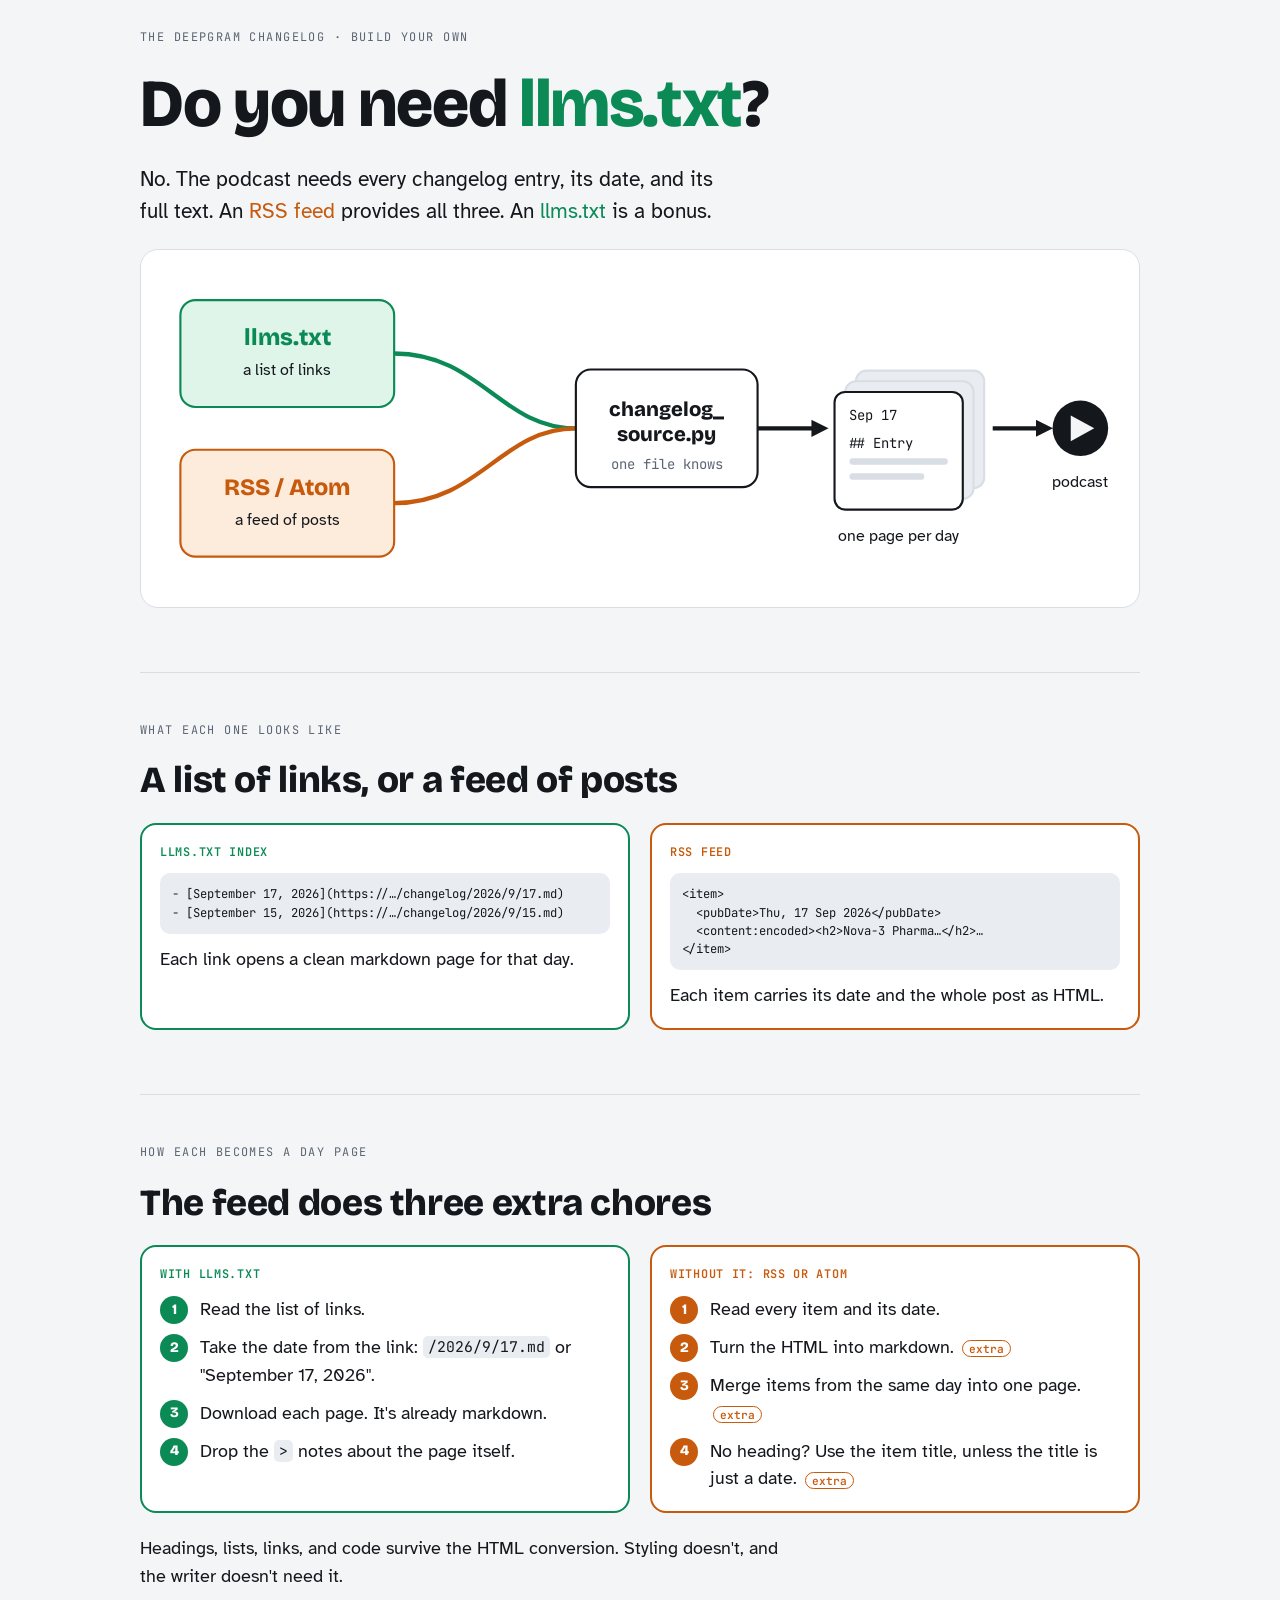
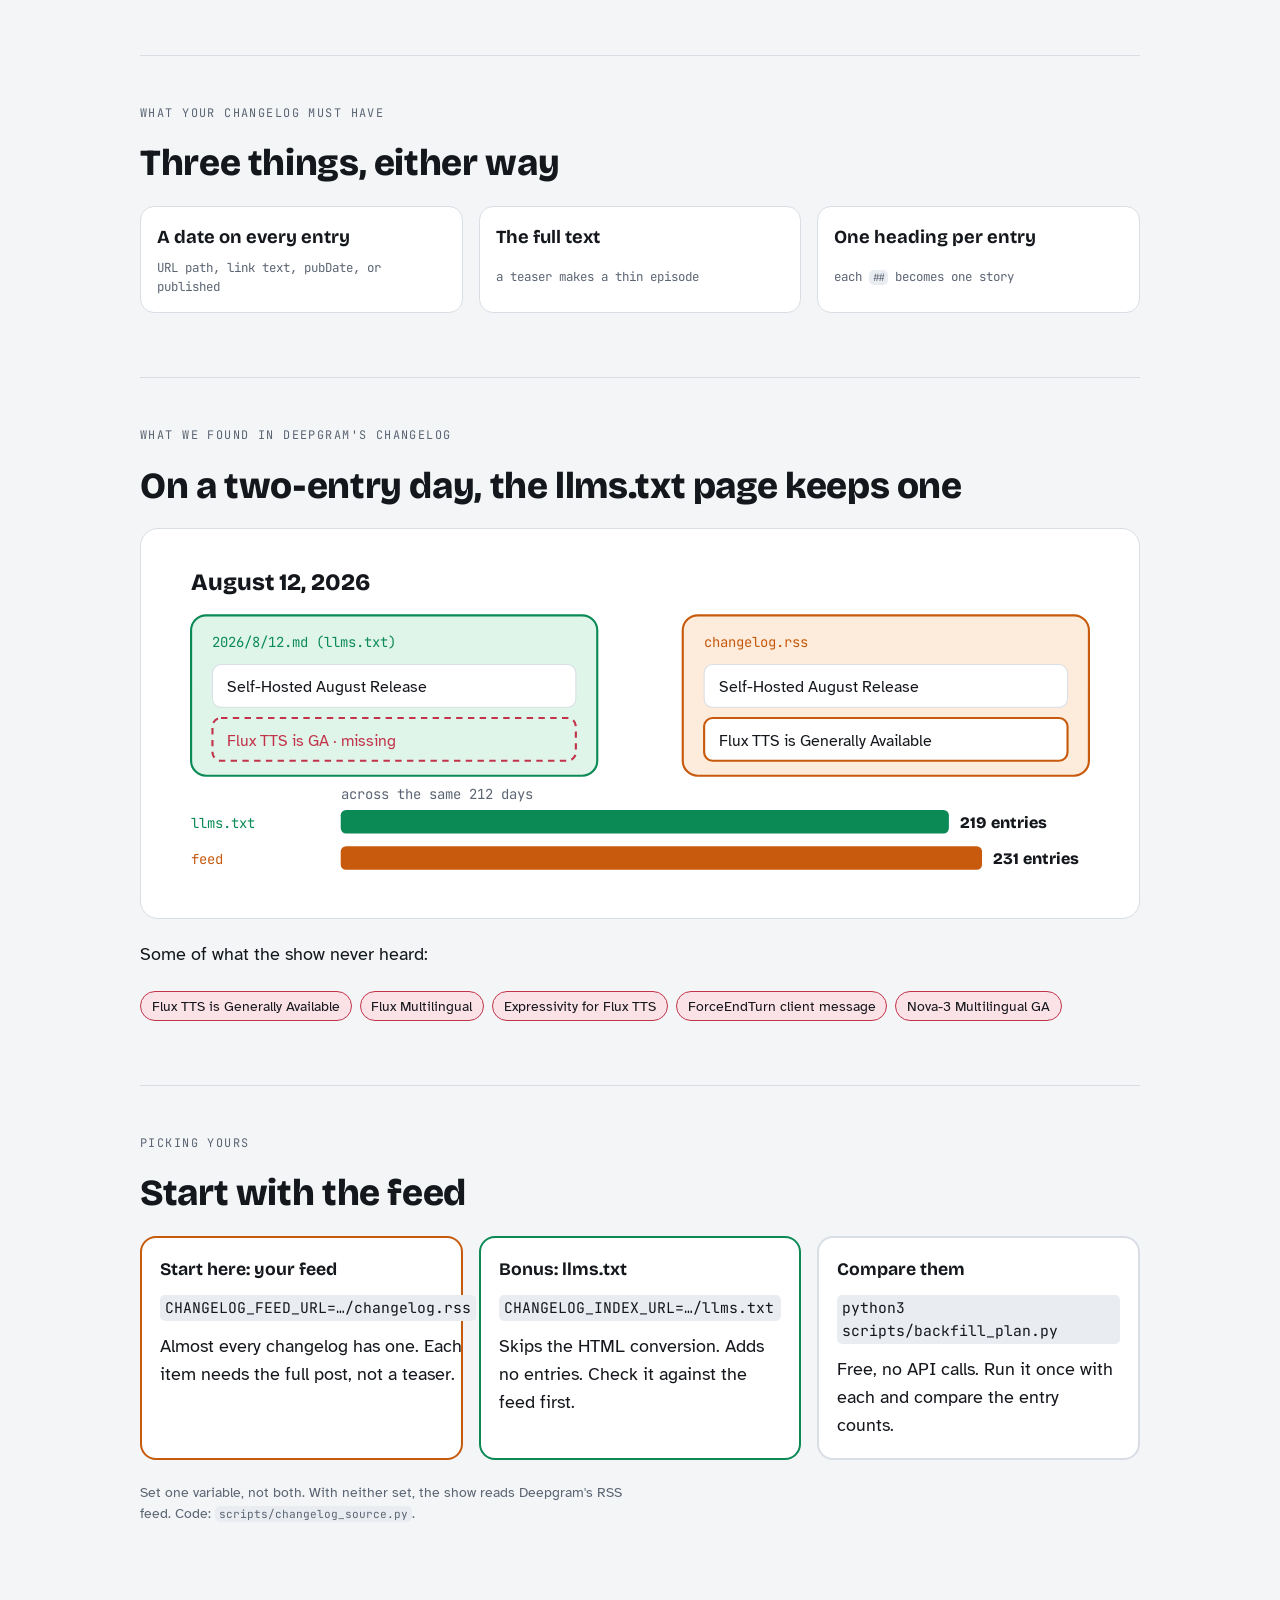
<file: docs/changelog-sources.html>
<!DOCTYPE html>
<!--
  CANONICAL. Source of truth for the "llms.txt or RSS" guide. Edit it here. The claude.ai artifact
  (https://claude.ai/artifact/LeKrgbr4wMWWJPvfWVnRAN) is a derived copy: publish this file's content minus the <!DOCTYPE>, <html>, <head>, and <body>
  wrapper tags. Styling follows docs/how-it-works.html.
-->
<html lang="en">
<head>
<meta charset="utf-8">
<meta name="viewport" content="width=device-width, initial-scale=1">
<title>Do You Need llms.txt?</title>
<link rel="preconnect" href="https://fonts.googleapis.com">
<link rel="preconnect" href="https://fonts.gstatic.com" crossorigin>
<link href="https://fonts.googleapis.com/css2?family=Atkinson+Hyperlegible:wght@400;700&family=Bricolage+Grotesque:opsz,wght@12..96,500;12..96,700;12..96,800&family=JetBrains+Mono:wght@400;600&display=swap" rel="stylesheet">
<style>
  :root {
    color-scheme: light;
    --bg: #f3f5f7; --surface: #ffffff; --ink: #14171c; --muted: #5b6573; --line: #d9dee5; --soft: #e9edf1;
    --idx: #0b8a55; --idx-soft: #dff5ea; --feed: #c75a0c; --feed-soft: #fdebdc;
    --bad: #c2334a; --bad-soft: #fbe2e6;
    --display: 'Bricolage Grotesque', 'Avenir Next', system-ui, sans-serif;
    --body: 'Atkinson Hyperlegible', system-ui, -apple-system, sans-serif;
    --mono: 'JetBrains Mono', ui-monospace, Menlo, monospace;
  }
  @media (prefers-color-scheme: dark) {
    :root:not([data-theme="light"]) {
      color-scheme: dark;
      --bg: #0b0d10; --surface: #14181d; --ink: #eef1f5; --muted: #9aa4b2; --line: #262c34; --soft: #1b2027;
      --idx: #13ef95; --idx-soft: #0f2a1f; --feed: #ff9a4d; --feed-soft: #2f1c0e;
      --bad: #ff7a8f; --bad-soft: #33161c;
    }
  }
  :root[data-theme="dark"] {
    color-scheme: dark;
    --bg: #0b0d10; --surface: #14181d; --ink: #eef1f5; --muted: #9aa4b2; --line: #262c34; --soft: #1b2027;
    --idx: #13ef95; --idx-soft: #0f2a1f; --feed: #ff9a4d; --feed-soft: #2f1c0e;
    --bad: #ff7a8f; --bad-soft: #33161c;
  }
  * { box-sizing: border-box; }
  body { margin: 0; background: var(--bg); color: var(--ink); font-family: var(--body); font-size: 18px; line-height: 1.55; }
  .wrap { max-width: 1040px; margin: 0 auto; padding-inline: 20px; padding-block: 28px 80px; display: grid; gap: 64px; }
  h1, h2, h3 { font-family: var(--display); line-height: 1.08; text-wrap: balance; margin: 0; }
  h1 { font-size: clamp(2.4rem, 6.5vw, 4.2rem); font-weight: 800; letter-spacing: -0.02em; }
  h2 { font-size: clamp(1.6rem, 3.6vw, 2.3rem); font-weight: 800; letter-spacing: -0.01em; }
  h3 { font-size: 1.3rem; font-weight: 700; }
  p { margin: 0; max-width: 36em; }
  code { font-family: var(--mono); font-size: 0.82em; background: var(--soft); padding: 0.1em 0.35em; border-radius: 5px; }
  .eyebrow { font-family: var(--mono); font-size: 0.74rem; letter-spacing: 0.12em; text-transform: uppercase; color: var(--muted); }
  .lede { font-size: 1.3rem; max-width: 28em; }
  section { display: grid; gap: 22px; }
  section + section { border-top: 1px solid var(--line); padding-top: 48px; }
  .idx { color: var(--idx); } .feed { color: var(--feed); } .bad { color: var(--bad); }

  .pic { background: var(--surface); border: 1px solid var(--line); border-radius: 18px; padding: 18px; overflow-x: auto; }
  .pic svg { display: block; width: 100%; height: auto; min-width: 620px; }
  svg text { font-family: var(--body); fill: var(--ink); }
  svg .m { font-family: var(--mono); font-size: 13px; fill: var(--muted); }
  svg .big { font-family: var(--display); font-weight: 800; }
  svg .ink-bg { fill: var(--surface); }

  .pair { display: grid; grid-template-columns: repeat(auto-fit, minmax(290px, 1fr)); gap: 20px; }
  .card { background: var(--surface); border: 2px solid var(--line); border-radius: 16px; padding: 18px; display: grid; gap: 12px; align-content: start; min-width: 0; }
  .card.i { border-color: var(--idx); } .card.f { border-color: var(--feed); }
  .tag { font-family: var(--mono); font-size: 0.74rem; font-weight: 600; letter-spacing: 0.06em; text-transform: uppercase; }
  pre { margin: 0; font-family: var(--mono); font-size: 0.76rem; line-height: 1.5; background: var(--soft); border-radius: 10px; padding: 12px; overflow-x: auto; white-space: pre; }
  .steps { margin: 0; padding: 0; list-style: none; display: grid; gap: 10px; counter-reset: s; }
  .steps li { display: grid; grid-template-columns: 30px 1fr; gap: 10px; align-items: start; counter-increment: s; }
  .steps li::before { content: counter(s); width: 28px; height: 28px; border-radius: 50%; display: grid; place-items: center;
    font-family: var(--display); font-weight: 800; font-size: 0.9rem; color: var(--surface); background: var(--muted); }
  .card.i .steps li::before { background: var(--idx); } .card.f .steps li::before { background: var(--feed); }
  :root[data-theme="dark"] .steps li::before { color: #0b0d10; }
  @media (prefers-color-scheme: dark) { :root:not([data-theme="light"]) .steps li::before { color: #0b0d10; } }
  .extra { font-family: var(--mono); font-size: 0.7rem; font-weight: 600; color: var(--feed); border: 1.5px solid currentColor; border-radius: 999px; padding: 0.05em 0.5em; margin-left: 0.3em; white-space: nowrap; }

  .needs { display: grid; grid-template-columns: repeat(auto-fit, minmax(220px, 1fr)); gap: 16px; }
  .need { background: var(--surface); border: 1px solid var(--line); border-radius: 14px; padding: 16px; display: grid; gap: 6px; }
  .need b { font-family: var(--display); font-size: 1.15rem; }
  .need .yes { font-family: var(--mono); font-size: 0.78rem; color: var(--muted); }

  .missed { display: flex; flex-wrap: wrap; gap: 8px; }
  .missed span { background: var(--bad-soft); color: var(--ink); border: 1px solid var(--bad); border-radius: 999px; padding: 0.2em 0.75em; font-size: 0.9rem; }

  .pick { display: grid; grid-template-columns: repeat(auto-fit, minmax(240px, 1fr)); gap: 16px; }
  .pick .card b { font-family: var(--display); font-size: 1.1rem; }
  .foot { font-size: 0.85rem; color: var(--muted); }
  @media (max-width: 560px) { body { font-size: 17px; } .wrap { gap: 48px; } }
</style>
</head>
<body>
<main class="wrap">

<section>
  <div class="eyebrow">The Deepgram Changelog · build your own</div>
  <h1>Do you need <span class="idx">llms.txt</span>?</h1>
  <p class="lede">No. The podcast needs every changelog entry, its date, and its full text. An
  <span class="feed">RSS feed</span> provides all three. An <span class="idx">llms.txt</span> is a bonus.</p>
  <div class="pic" role="img" aria-label="Two sources, the llms.txt index and the RSS feed, both turn into the same stack of daily pages, which feed the podcast.">
    <svg viewBox="0 0 900 300">
      <!-- index source -->
      <rect x="20" y="30" width="200" height="100" rx="14" fill="var(--idx-soft)" stroke="var(--idx)" stroke-width="2"/>
      <text x="120" y="72" text-anchor="middle" class="big" font-size="22" style="fill:var(--idx)">llms.txt</text>
      <text x="120" y="100" text-anchor="middle" font-size="15">a list of links</text>
      <!-- feed source -->
      <rect x="20" y="170" width="200" height="100" rx="14" fill="var(--feed-soft)" stroke="var(--feed)" stroke-width="2"/>
      <text x="120" y="212" text-anchor="middle" class="big" font-size="22" style="fill:var(--feed)">RSS / Atom</text>
      <text x="120" y="240" text-anchor="middle" font-size="15">a feed of posts</text>
      <!-- funnel -->
      <path d="M220 80 C 300 80, 320 150, 390 150" fill="none" stroke="var(--idx)" stroke-width="4"/>
      <path d="M220 220 C 300 220, 320 150, 390 150" fill="none" stroke="var(--feed)" stroke-width="4"/>
      <rect x="390" y="95" width="170" height="110" rx="14" fill="var(--surface)" stroke="var(--ink)" stroke-width="2"/>
      <text x="475" y="138" text-anchor="middle" class="big" font-size="19">changelog_</text>
      <text x="475" y="162" text-anchor="middle" class="big" font-size="19">source.py</text>
      <text x="475" y="188" text-anchor="middle" class="m">one file knows</text>
      <path d="M560 150 L 620 150" stroke="var(--ink)" stroke-width="4" marker-end="url(#a1)"/>
      <!-- day pages -->
      <g>
        <rect x="652" y="96" width="120" height="110" rx="10" fill="var(--soft)" stroke="var(--line)" stroke-width="2"/>
        <rect x="642" y="106" width="120" height="110" rx="10" fill="var(--soft)" stroke="var(--line)" stroke-width="2"/>
        <rect x="632" y="116" width="120" height="110" rx="10" fill="var(--surface)" stroke="var(--ink)" stroke-width="2"/>
        <text x="646" y="142" class="m" style="fill:var(--ink)">Sep 17</text>
        <text x="646" y="168" class="m" style="fill:var(--ink)">## Entry</text>
        <rect x="646" y="178" width="92" height="6" rx="3" fill="var(--line)"/>
        <rect x="646" y="192" width="70" height="6" rx="3" fill="var(--line)"/>
        <text x="692" y="255" text-anchor="middle" font-size="15">one page per day</text>
      </g>
      <path d="M780 150 L 830 150" stroke="var(--ink)" stroke-width="4" marker-end="url(#a1)"/>
      <circle cx="862" cy="150" r="26" fill="var(--ink)"/>
      <path d="M853 138 L 875 150 L 853 162 Z" fill="var(--bg)"/>
      <text x="862" y="205" text-anchor="middle" font-size="15">podcast</text>
      <defs><marker id="a1" viewBox="0 0 10 10" refX="6" refY="5" markerWidth="4" markerHeight="4" orient="auto"><path d="M0 0 L10 5 L0 10 Z" fill="var(--ink)"/></marker></defs>
    </svg>
  </div>
</section>

<section>
  <div class="eyebrow">What each one looks like</div>
  <h2>A list of links, or a feed of posts</h2>
  <div class="pair">
    <div class="card i">
      <span class="tag idx">llms.txt index</span>
      <pre>- [September 17, 2026](https://…/changelog/2026/9/17.md)
- [September 15, 2026](https://…/changelog/2026/9/15.md)</pre>
      <p>Each link opens a clean markdown page for that day.</p>
    </div>
    <div class="card f">
      <span class="tag feed">RSS feed</span>
      <pre>&lt;item&gt;
  &lt;pubDate&gt;Thu, 17 Sep 2026&lt;/pubDate&gt;
  &lt;content:encoded&gt;&lt;h2&gt;Nova-3 Pharma…&lt;/h2&gt;…
&lt;/item&gt;</pre>
      <p>Each item carries its date and the whole post as HTML.</p>
    </div>
  </div>
</section>

<section>
  <div class="eyebrow">How each becomes a day page</div>
  <h2>The feed does three extra chores</h2>
  <div class="pair">
    <div class="card i">
      <span class="tag idx">With llms.txt</span>
      <ol class="steps">
        <li><span>Read the list of links.</span></li>
        <li><span>Take the date from the link: <code>/2026/9/17.md</code> or "September 17, 2026".</span></li>
        <li><span>Download each page. It's already markdown.</span></li>
        <li><span>Drop the <code>&gt;</code> notes about the page itself.</span></li>
      </ol>
    </div>
    <div class="card f">
      <span class="tag feed">Without it: RSS or Atom</span>
      <ol class="steps">
        <li><span>Read every item and its date.</span></li>
        <li><span>Turn the HTML into markdown. <span class="extra">extra</span></span></li>
        <li><span>Merge items from the same day into one page. <span class="extra">extra</span></span></li>
        <li><span>No heading? Use the item title, unless the title is just a date. <span class="extra">extra</span></span></li>
      </ol>
    </div>
  </div>
  <p>Headings, lists, links, and code survive the HTML conversion. Styling doesn't, and the writer doesn't need it.</p>
</section>

<section>
  <div class="eyebrow">What your changelog must have</div>
  <h2>Three things, either way</h2>
  <div class="needs">
    <div class="need"><b>A date on every entry</b><span class="yes">URL path, link text, pubDate, or published</span></div>
    <div class="need"><b>The full text</b><span class="yes">a teaser makes a thin episode</span></div>
    <div class="need"><b>One heading per entry</b><span class="yes">each <code>##</code> becomes one story</span></div>
  </div>
</section>

<section>
  <div class="eyebrow">What we found in Deepgram's changelog</div>
  <h2>On a two-entry day, the llms.txt page keeps one</h2>
  <div class="pic" role="img" aria-label="August 12, 2026 had two changelog entries. The llms.txt page shows only the self-hosted release. The RSS feed shows both, including Flux TTS general availability. Across 212 days the feed has 231 entries and the index 219.">
    <svg viewBox="0 0 900 330">
      <text x="30" y="40" class="big" font-size="22">August 12, 2026</text>
      <!-- llms page -->
      <rect x="30" y="64" width="380" height="150" rx="14" fill="var(--idx-soft)" stroke="var(--idx)" stroke-width="2"/>
      <text x="50" y="94" class="m" style="fill:var(--idx)">2026/8/12.md  (llms.txt)</text>
      <rect x="50" y="110" width="340" height="40" rx="8" class="ink-bg" stroke="var(--line)"/>
      <text x="64" y="136" font-size="15">Self-Hosted August Release</text>
      <rect x="50" y="160" width="340" height="40" rx="8" fill="none" stroke="var(--bad)" stroke-width="2" stroke-dasharray="6 5"/>
      <text x="64" y="186" font-size="15" style="fill:var(--bad)">Flux TTS is GA · missing</text>
      <!-- feed -->
      <rect x="490" y="64" width="380" height="150" rx="14" fill="var(--feed-soft)" stroke="var(--feed)" stroke-width="2"/>
      <text x="510" y="94" class="m" style="fill:var(--feed)">changelog.rss</text>
      <rect x="510" y="110" width="340" height="40" rx="8" class="ink-bg" stroke="var(--line)"/>
      <text x="524" y="136" font-size="15">Self-Hosted August Release</text>
      <rect x="510" y="160" width="340" height="40" rx="8" class="ink-bg" stroke="var(--feed)" stroke-width="2"/>
      <text x="524" y="186" font-size="15">Flux TTS is Generally Available</text>
      <!-- totals bars, scale: 231 entries = 600px -->
      <text x="170" y="236" class="m">across the same 212 days</text>
      <text x="30" y="263" class="m" style="fill:var(--idx)">llms.txt</text>
      <rect x="170" y="246" width="569" height="22" rx="5" fill="var(--idx)"/>
      <text x="749" y="263" font-size="15" class="big">219 entries</text>
      <rect x="170" y="280" width="600" height="22" rx="5" fill="var(--feed)"/>
      <text x="780" y="297" font-size="15" class="big">231 entries</text>
      <text x="30" y="297" class="m" style="fill:var(--feed)">feed</text>
    </svg>
  </div>
  <p>Some of what the show never heard:</p>
  <div class="missed">
    <span>Flux TTS is Generally Available</span>
    <span>Flux Multilingual</span>
    <span>Expressivity for Flux TTS</span>
    <span>ForceEndTurn client message</span>
    <span>Nova-3 Multilingual GA</span>
  </div>
</section>

<section>
  <div class="eyebrow">Picking yours</div>
  <h2>Start with the feed</h2>
  <div class="pick">
    <div class="card f"><b>Start here: your feed</b><code>CHANGELOG_FEED_URL=…/changelog.rss</code><p>Almost every changelog has one. Each item needs the full post, not a teaser.</p></div>
    <div class="card i"><b>Bonus: llms.txt</b><code>CHANGELOG_INDEX_URL=…/llms.txt</code><p>Skips the HTML conversion. Adds no entries. Check it against the feed first.</p></div>
    <div class="card"><b>Compare them</b><code>python3 scripts/backfill_plan.py</code><p>Free, no API calls. Run it once with each and compare the entry counts.</p></div>
  </div>
  <p class="foot">Set one variable, not both. With neither set, the show reads Deepgram's RSS feed. Code: <code>scripts/changelog_source.py</code>.</p>
</section>

</main>
</body>
</html>
</file>
